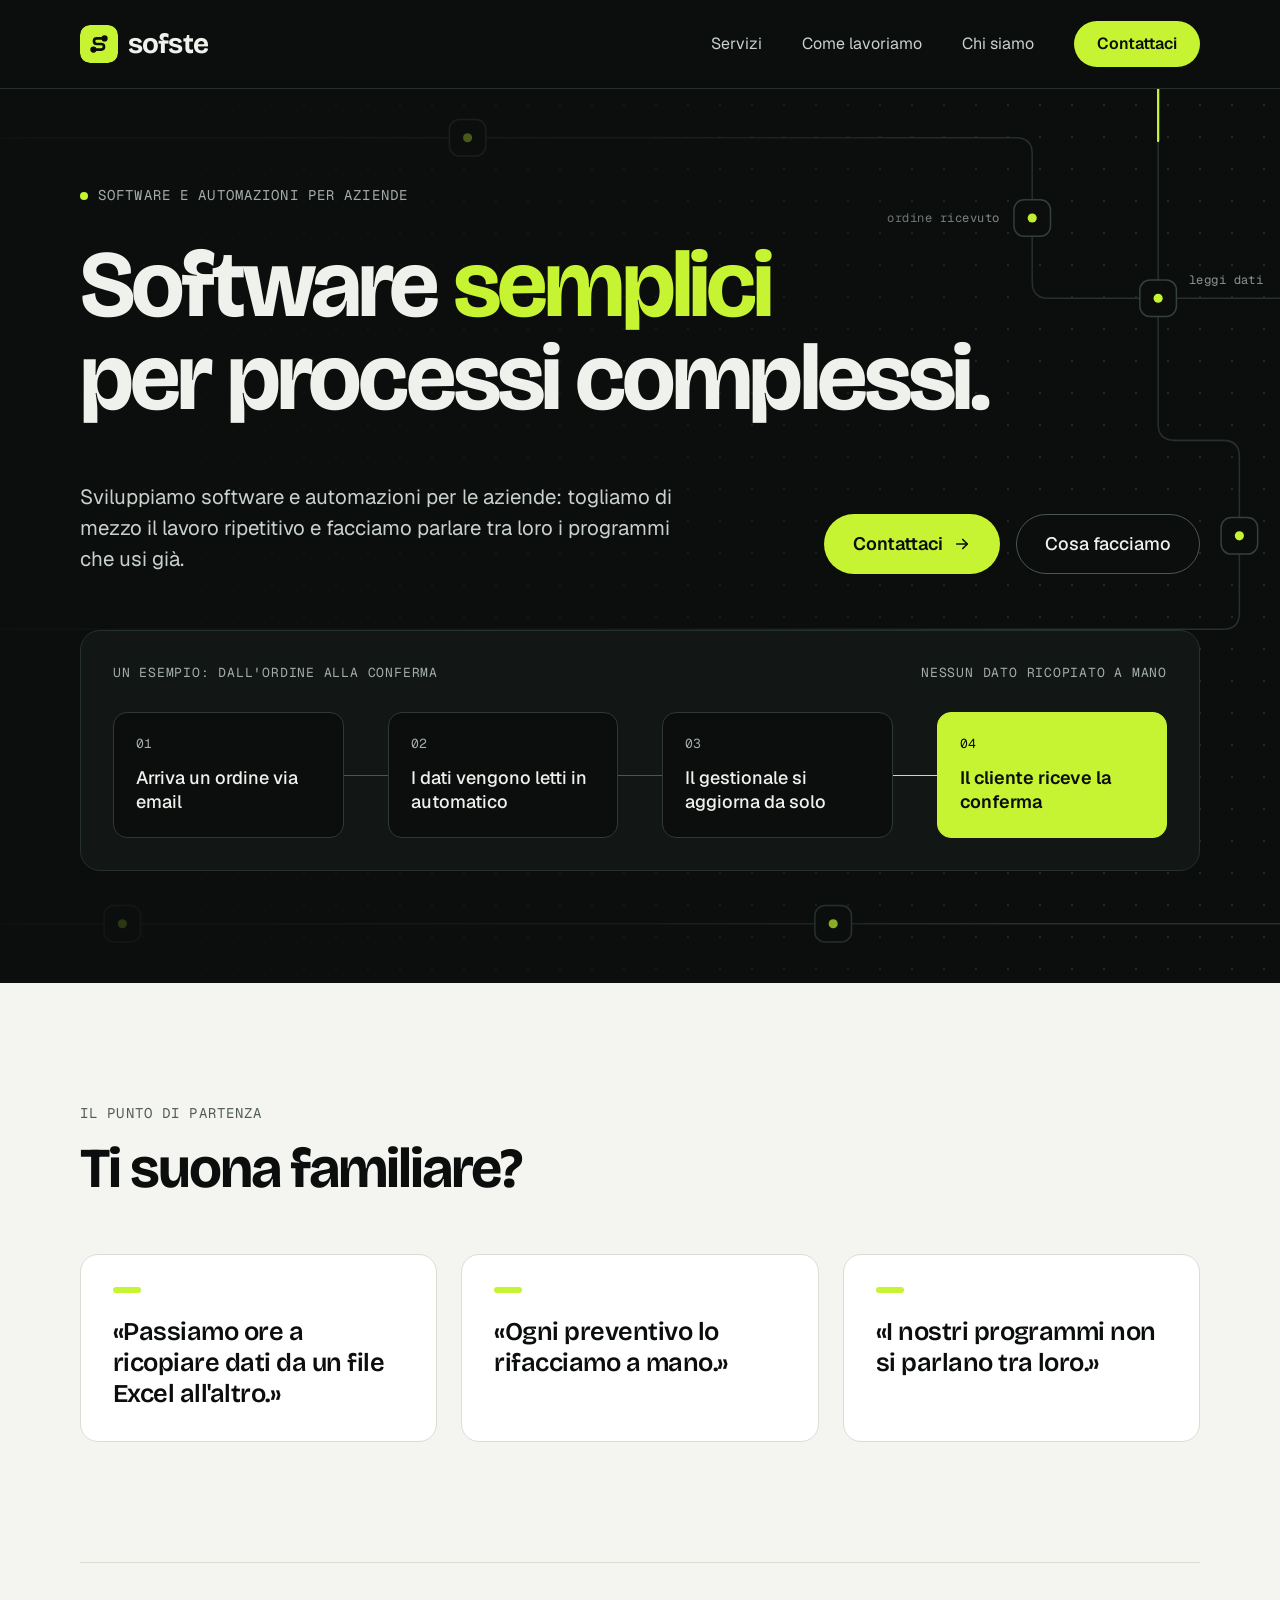
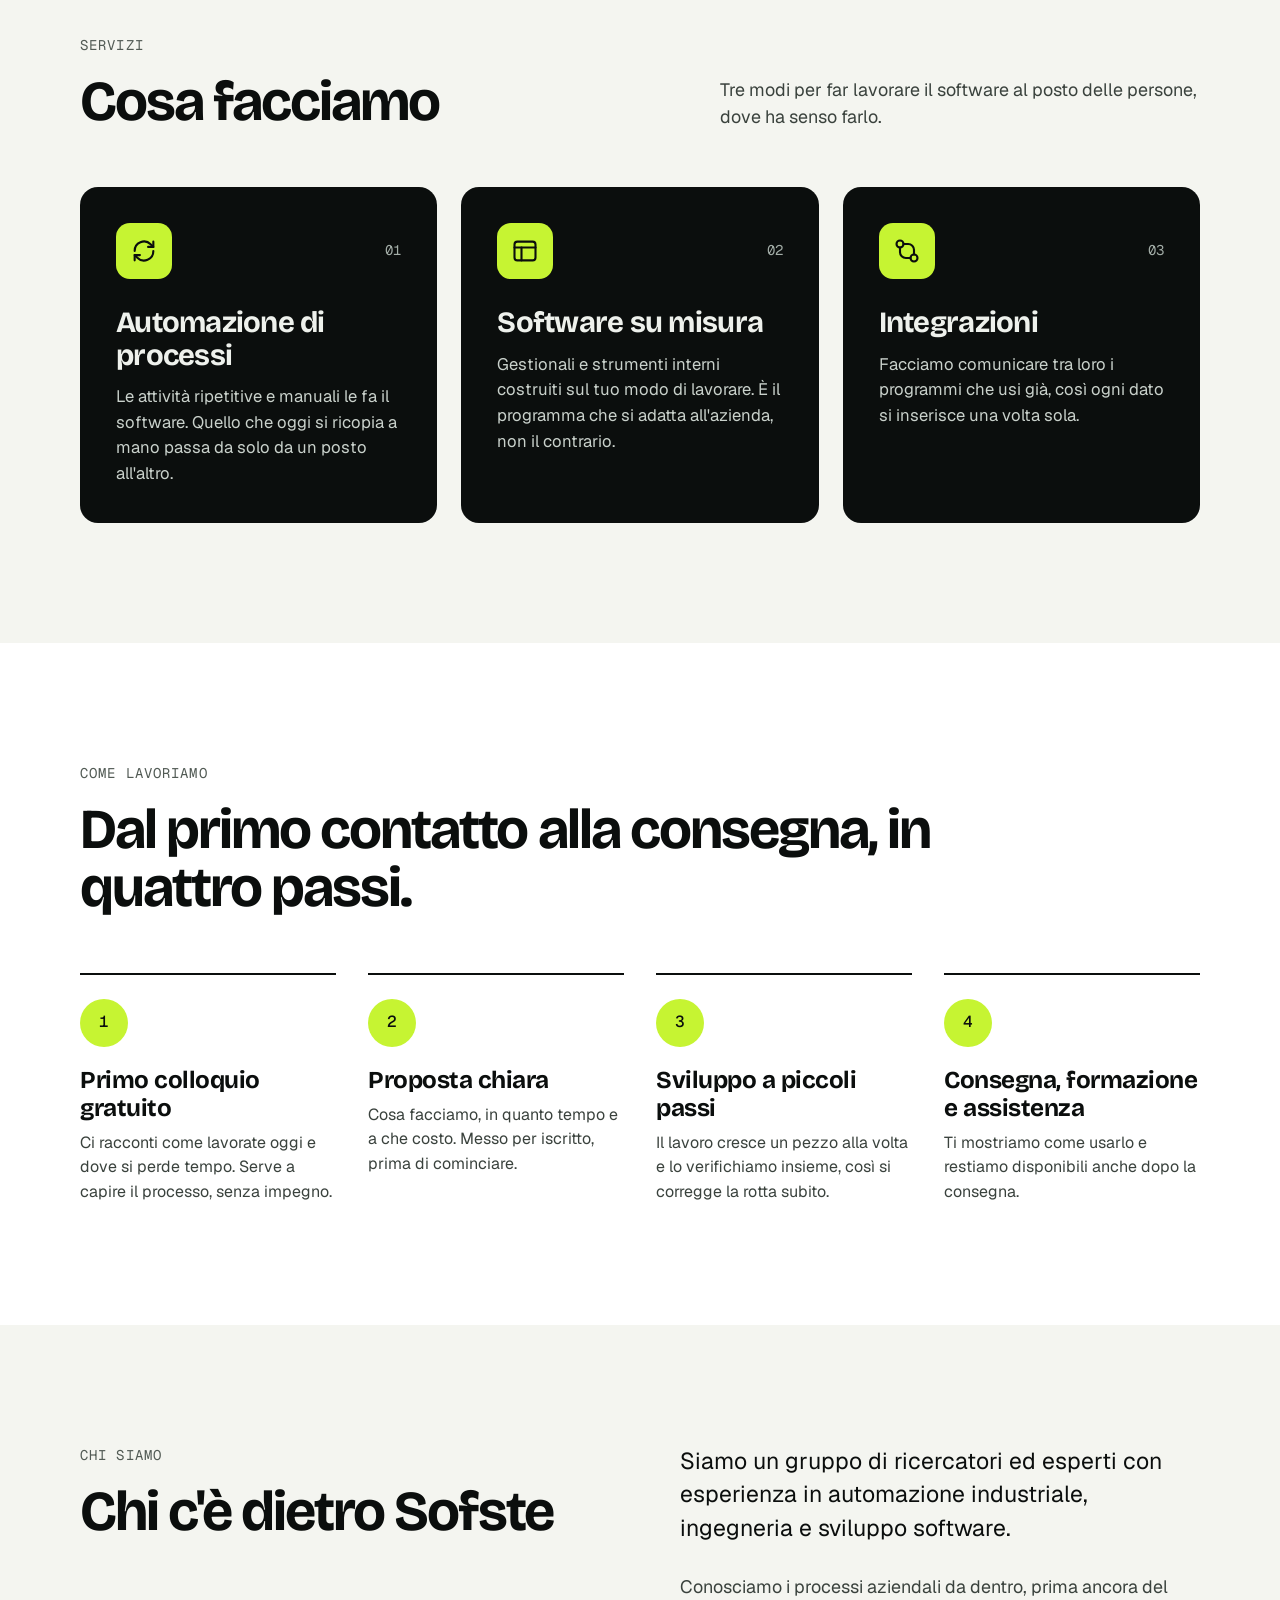
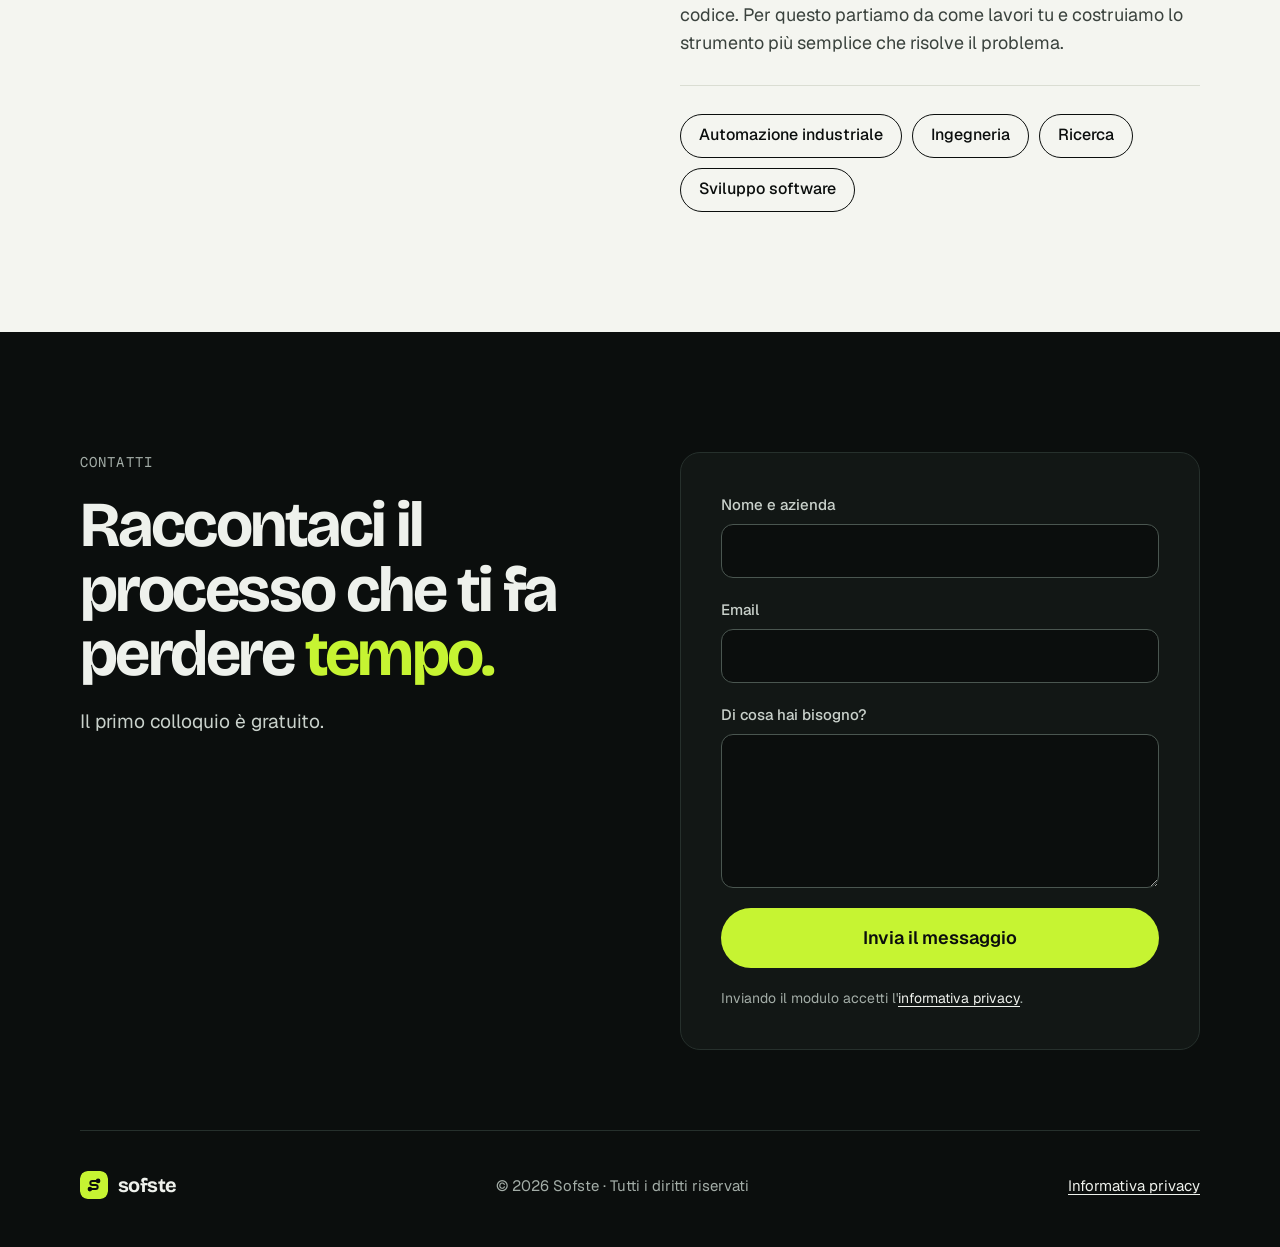
<file: index.html>
<!doctype html>
<html lang="it">
<head>
  <meta charset="utf-8">
  <meta name="viewport" content="width=device-width, initial-scale=1">
  <title>Sofste · Software semplici per processi complessi</title>
  <meta name="description" content="Sofste sviluppa software e automazioni per le aziende: meno lavoro ripetitivo, strumenti su misura e programmi che comunicano tra loro.">
  <meta name="theme-color" content="#0B0E0D">

  <meta property="og:type" content="website">
  <meta property="og:locale" content="it_IT">
  <meta property="og:site_name" content="Sofste">
  <meta property="og:title" content="Sofste · Software semplici per processi complessi">
  <meta property="og:description" content="Software e automazioni per le aziende: meno lavoro ripetitivo, strumenti su misura e programmi che comunicano tra loro.">
  <!-- TODO: aggiungere og:url e og:image quando il dominio è definito -->

  <link rel="icon" href="assets/img/favicon.svg" type="image/svg+xml">
  <link rel="preload" href="assets/fonts/bricolage-grotesque.woff2" as="font" type="font/woff2" crossorigin>
  <link rel="preload" href="assets/fonts/geist.woff2" as="font" type="font/woff2" crossorigin>
  <link rel="stylesheet" href="css/style.css">
  <script>document.documentElement.classList.add("js");</script>
</head>
<body>
  <a class="skip-link" href="#contenuto">Vai al contenuto</a>

  <header class="site-header on-dark">
    <div class="wrap site-header__inner">
      <a class="brand" href="#top" aria-label="Sofste, torna all'inizio">
        <img class="brand__mark" src="assets/img/logo-mark.svg" alt="" width="38" height="38">
        <span>sofste</span>
      </a>
      <button class="nav-toggle" type="button" aria-expanded="false" aria-controls="menu" aria-label="Apri il menu">
        <svg width="22" height="22" viewBox="0 0 24 24" fill="none" stroke="currentColor" stroke-width="2" stroke-linecap="round" aria-hidden="true"><path d="M4 8h16"/><path d="M4 16h16"/></svg>
      </button>
      <nav class="nav" id="menu" aria-label="Principale">
        <ul class="nav__list">
          <li><a href="#servizi">Servizi</a></li>
          <li><a href="#come-lavoriamo">Come lavoriamo</a></li>
          <li><a href="#chi-siamo">Chi siamo</a></li>
          <li><a class="btn btn--primary" href="#contatti">Contattaci</a></li>
        </ul>
      </nav>
    </div>
  </header>

  <main id="contenuto">
    <!-- Hero -->
    <section class="hero on-dark" id="top">
      <!-- Sfondo decorativo animato: griglia di punti, percorsi di workflow e nodi -->
      <div class="hero__bg" aria-hidden="true">
        <span class="hero__rail hero__rail--left"></span>
        <span class="hero__rail hero__rail--right"></span>
        <svg class="hero__net" viewBox="0 0 1440 880" preserveAspectRatio="xMaxYMin slice" fill="none" focusable="false">
          <g class="net-lines">
            <path d="M-20 48 H1180 Q1196 48 1196 64 V190 Q1196 206 1212 206 H1460"/>
            <path d="M1320 -20 V330 Q1320 346 1336 346 H1384 Q1400 346 1400 362 V516 Q1400 532 1384 532 H-20"/>
            <path d="M-20 822 H1460"/>
          </g>
          <g class="net-pulses">
            <path pathLength="1000" stroke-dasharray="45 955" style="--dur: 9s; --delay: 0s" d="M-20 48 H1180 Q1196 48 1196 64 V190 Q1196 206 1212 206 H1460"/>
            <path pathLength="1000" stroke-dasharray="45 955" style="--dur: 9s; --delay: -4.5s" d="M-20 48 H1180 Q1196 48 1196 64 V190 Q1196 206 1212 206 H1460"/>
            <path pathLength="1000" stroke-dasharray="35 965" style="--dur: 12s; --delay: -2s" d="M1320 -20 V330 Q1320 346 1336 346 H1384 Q1400 346 1400 362 V516 Q1400 532 1384 532 H-20"/>
            <path pathLength="1000" stroke-dasharray="35 965" style="--dur: 12s; --delay: -8s" d="M1320 -20 V330 Q1320 346 1336 346 H1384 Q1400 346 1400 362 V516 Q1400 532 1384 532 H-20"/>
            <path pathLength="1000" stroke-dasharray="50 950" style="--dur: 10s; --delay: -3s" d="M-20 822 H1460"/>
          </g>
          <g class="net-node" style="--dur: 4s; --delay: -1s">
            <rect x="622" y="30" width="36" height="36" rx="10"/>
            <circle class="net-dot" cx="640" cy="48" r="4.5"/>
          </g>
          <g class="net-node" style="--dur: 3.2s; --delay: 0s">
            <circle class="net-ring" cx="1196" cy="127" r="12"/>
            <rect x="1178" y="109" width="36" height="36" rx="10"/>
            <circle class="net-dot" cx="1196" cy="127" r="4.5"/>
            <text class="net-label" x="1164" y="131" text-anchor="end">ordine ricevuto</text>
          </g>
          <g class="net-node" style="--dur: 3.2s; --delay: -1.1s">
            <circle class="net-ring" cx="1320" cy="206" r="12"/>
            <rect x="1302" y="188" width="36" height="36" rx="10"/>
            <circle class="net-dot" cx="1320" cy="206" r="4.5"/>
            <text class="net-label" x="1350" y="192">leggi dati</text>
          </g>
          <g class="net-node" style="--dur: 3.2s; --delay: -2.2s">
            <circle class="net-ring" cx="1400" cy="440" r="12"/>
            <rect x="1382" y="422" width="36" height="36" rx="10"/>
            <circle class="net-dot" cx="1400" cy="440" r="4.5"/>
          </g>
          <g class="net-node" style="--dur: 4s; --delay: -0.5s">
            <rect x="282" y="804" width="36" height="36" rx="10"/>
            <circle class="net-dot" cx="300" cy="822" r="4.5"/>
          </g>
          <g class="net-node" style="--dur: 4s; --delay: -3s">
            <rect x="982" y="804" width="36" height="36" rx="10"/>
            <circle class="net-dot" cx="1000" cy="822" r="4.5"/>
          </g>
        </svg>
      </div>
      <div class="wrap hero__inner">
        <div class="hero__intro">
          <p class="eyebrow hero__eyebrow">Software e automazioni per aziende</p>
          <h1 class="hero__title"><span class="line">Software <span class="accent">semplici</span></span> <span class="line">per processi complessi.</span></h1>
        </div>
        <div class="hero__row">
          <p class="hero__lead">Sviluppiamo software e automazioni per le aziende: togliamo di mezzo il lavoro ripetitivo e facciamo parlare tra loro i programmi che usi già.</p>
          <div class="hero__actions">
            <a class="btn btn--primary" href="#contatti">
              Contattaci
              <svg width="18" height="18" viewBox="0 0 24 24" fill="none" stroke="currentColor" stroke-width="2.2" stroke-linecap="round" stroke-linejoin="round" aria-hidden="true"><path d="M5 12h14"/><path d="M13 6l6 6-6 6"/></svg>
            </a>
            <a class="btn btn--ghost" href="#servizi">Cosa facciamo</a>
          </div>
        </div>

        <div class="flow-card">
          <p class="flow-card__head">
            <span>Un esempio: dall'ordine alla conferma</span>
            <span>Nessun dato ricopiato a mano</span>
          </p>
          <ol class="flow">
            <li class="flow__step"><span class="flow__num">01</span> Arriva un ordine via email</li>
            <li class="flow__step"><span class="flow__num">02</span> I dati vengono letti in automatico</li>
            <li class="flow__step"><span class="flow__num">03</span> Il gestionale si aggiorna da solo</li>
            <li class="flow__step flow__step--done"><span class="flow__num">04</span> Il cliente riceve la conferma</li>
          </ol>
        </div>
      </div>
    </section>

    <!-- Problemi -->
    <section class="section section--paper">
      <div class="wrap section__inner">
        <div class="section-head">
          <p class="eyebrow">Il punto di partenza</p>
          <h2 class="title">Ti suona familiare?</h2>
        </div>
        <ul class="quotes">
          <li class="quote"><p>«Passiamo ore a ricopiare dati da un file Excel all'altro.»</p></li>
          <li class="quote"><p>«Ogni preventivo lo rifacciamo a mano.»</p></li>
          <li class="quote"><p>«I nostri programmi non si parlano tra loro.»</p></li>
        </ul>
      </div>
    </section>

    <!-- Servizi -->
    <section class="section section--paper services" id="servizi">
      <div class="wrap section__inner">
        <div class="services__head">
          <div class="section-head">
            <p class="eyebrow">Servizi</p>
            <h2 class="title">Cosa facciamo</h2>
          </div>
          <p class="services__lead">Tre modi per far lavorare il software al posto delle persone, dove ha senso farlo.</p>
        </div>
        <div class="cards">
          <article class="card">
            <div class="card__top">
              <span class="card__icon">
                <svg viewBox="0 0 24 24" fill="none" stroke="currentColor" stroke-width="1.8" stroke-linecap="round" stroke-linejoin="round" aria-hidden="true"><path d="M4 12a8 8 0 0 1 13.7-5.7L20 8.5"/><path d="M20 4v4.5h-4.5"/><path d="M20 12a8 8 0 0 1-13.7 5.7L4 15.5"/><path d="M4 20v-4.5h4.5"/></svg>
              </span>
              <span>01</span>
            </div>
            <div class="card__body">
              <h3>Automazione di processi</h3>
              <p>Le attività ripetitive e manuali le fa il software. Quello che oggi si ricopia a mano passa da solo da un posto all'altro.</p>
            </div>
          </article>
          <article class="card">
            <div class="card__top">
              <span class="card__icon">
                <svg viewBox="0 0 24 24" fill="none" stroke="currentColor" stroke-width="1.8" stroke-linecap="round" stroke-linejoin="round" aria-hidden="true"><rect x="3" y="4" width="18" height="16" rx="2.5"/><path d="M3 9h18"/><path d="M9 9v11"/></svg>
              </span>
              <span>02</span>
            </div>
            <div class="card__body">
              <h3>Software su misura</h3>
              <p>Gestionali e strumenti interni costruiti sul tuo modo di lavorare. È il programma che si adatta all'azienda, non il contrario.</p>
            </div>
          </article>
          <article class="card">
            <div class="card__top">
              <span class="card__icon">
                <svg viewBox="0 0 24 24" fill="none" stroke="currentColor" stroke-width="1.8" stroke-linecap="round" stroke-linejoin="round" aria-hidden="true"><circle cx="6" cy="6" r="3"/><circle cx="18" cy="18" r="3"/><path d="M9 6h4a5 5 0 0 1 5 5v4"/><path d="M15 18h-4a5 5 0 0 1-5-5V9"/></svg>
              </span>
              <span>03</span>
            </div>
            <div class="card__body">
              <h3>Integrazioni</h3>
              <p>Facciamo comunicare tra loro i programmi che usi già, così ogni dato si inserisce una volta sola.</p>
            </div>
          </article>
        </div>
      </div>
    </section>

    <!-- Come lavoriamo -->
    <section class="section section--white how" id="come-lavoriamo">
      <div class="wrap section__inner">
        <div class="section-head">
          <p class="eyebrow">Come lavoriamo</p>
          <h2 class="title">Dal primo contatto alla consegna, in quattro passi.</h2>
        </div>
        <ol class="steps">
          <li class="step">
            <span class="step__num" aria-hidden="true">1</span>
            <div class="step__body">
              <h3>Primo colloquio gratuito</h3>
              <p>Ci racconti come lavorate oggi e dove si perde tempo. Serve a capire il processo, senza impegno.</p>
            </div>
          </li>
          <li class="step">
            <span class="step__num" aria-hidden="true">2</span>
            <div class="step__body">
              <h3>Proposta chiara</h3>
              <p>Cosa facciamo, in quanto tempo e a che costo. Messo per iscritto, prima di cominciare.</p>
            </div>
          </li>
          <li class="step">
            <span class="step__num" aria-hidden="true">3</span>
            <div class="step__body">
              <h3>Sviluppo a piccoli passi</h3>
              <p>Il lavoro cresce un pezzo alla volta e lo verifichiamo insieme, così si corregge la rotta subito.</p>
            </div>
          </li>
          <li class="step">
            <span class="step__num" aria-hidden="true">4</span>
            <div class="step__body">
              <h3>Consegna, formazione e assistenza</h3>
              <p>Ti mostriamo come usarlo e restiamo disponibili anche dopo la consegna.</p>
            </div>
          </li>
        </ol>
      </div>
    </section>

    <!-- Chi siamo -->
    <section class="section section--paper" id="chi-siamo">
      <div class="wrap about__inner">
        <div class="section-head">
          <p class="eyebrow">Chi siamo</p>
          <h2 class="title">Chi c'è dietro Sofste</h2>
        </div>
        <div class="about__text">
          <p class="about__lead">Siamo un gruppo di ricercatori ed esperti con esperienza in automazione industriale, ingegneria e sviluppo software.</p>
          <p class="about__more">Conosciamo i processi aziendali da dentro, prima ancora del codice. Per questo partiamo da come lavori tu e costruiamo lo strumento più semplice che risolve il problema.</p>
          <ul class="tags" aria-label="Competenze">
            <li>Automazione industriale</li>
            <li>Ingegneria</li>
            <li>Ricerca</li>
            <li>Sviluppo software</li>
          </ul>
        </div>
      </div>
    </section>

    <!-- Contatti -->
    <section class="contact on-dark" id="contatti">
      <div class="wrap">
        <div class="contact__grid">
          <div class="contact__intro">
            <p class="eyebrow">Contatti</p>
            <h2 class="contact__title">Raccontaci il processo che ti fa perdere <span class="accent">tempo.</span></h2>
            <p class="contact__lead">Il primo colloquio è gratuito.</p>
          </div>

          <!-- Modulo gestito da Netlify Forms: i messaggi arrivano nel pannello Netlify -->
          <form class="form" id="contact-form" name="contatto" method="post" action="/" data-netlify="true" netlify-honeypot="sito-web">
            <input type="hidden" name="form-name" value="contatto">
            <div class="field">
              <label for="nome">Nome e azienda</label>
              <input id="nome" name="nome" type="text" autocomplete="name" required>
            </div>
            <div class="field">
              <label for="email">Email</label>
              <input id="email" name="email" type="email" autocomplete="email" required>
            </div>
            <div class="field">
              <label for="messaggio">Di cosa hai bisogno?</label>
              <textarea id="messaggio" name="messaggio" rows="5" required></textarea>
            </div>
            <div class="field field--trap" aria-hidden="true">
              <label for="sito">Lascia vuoto questo campo</label>
              <input id="sito" name="sito-web" type="text" tabindex="-1" autocomplete="off">
            </div>
            <button class="btn btn--primary" type="submit">Invia il messaggio</button>
            <p class="form__status" role="status" aria-live="polite"></p>
            <p class="form__note">Inviando il modulo accetti l'<a href="privacy.html">informativa privacy</a>.</p>
          </form>
        </div>

        <footer class="site-footer">
          <span class="brand brand--small">
            <img class="brand__mark" src="assets/img/logo-mark.svg" alt="" width="28" height="28">
            <span>sofste</span>
          </span>
          <span>© 2026 Sofste · Tutti i diritti riservati</span>
          <a href="privacy.html">Informativa privacy</a>
        </footer>
      </div>
    </section>
  </main>

  <script src="js/main.js"></script>
</body>
</html>
</file>
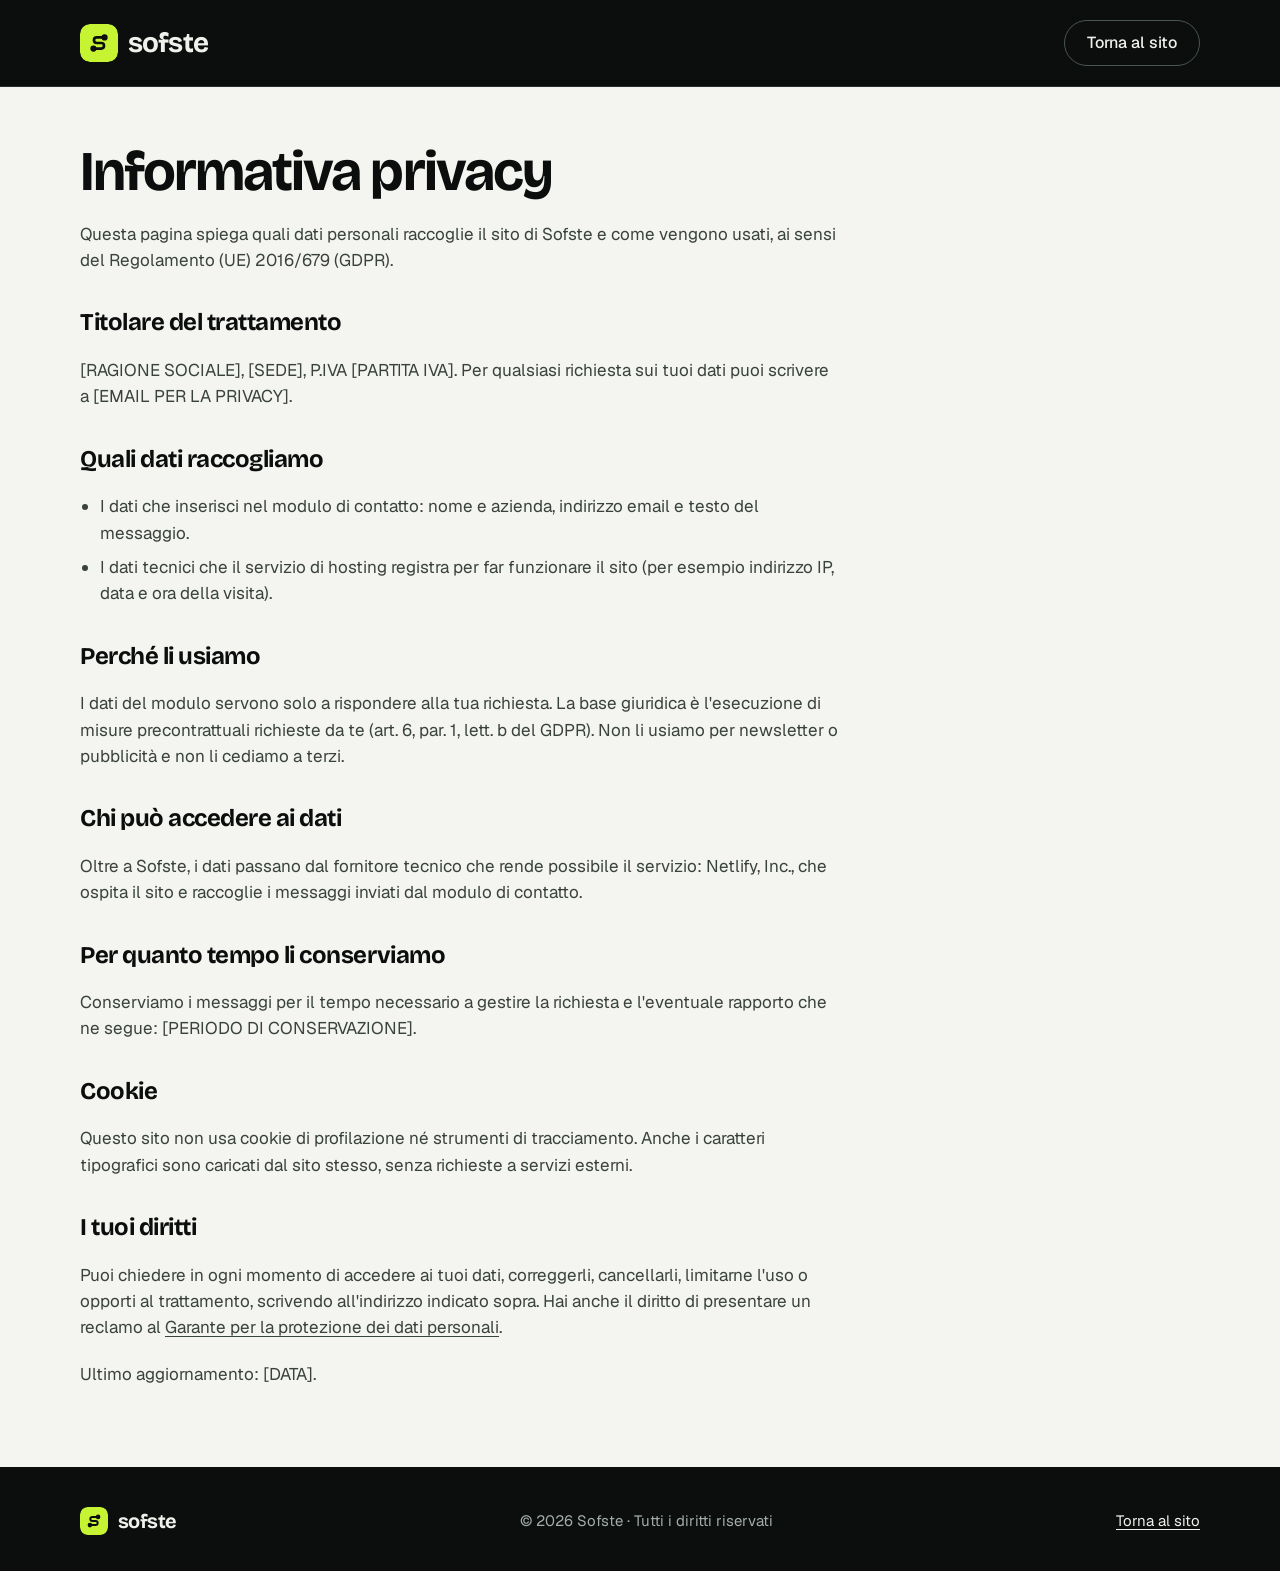
<file: privacy.html>
<!doctype html>
<html lang="it">
<head>
  <meta charset="utf-8">
  <meta name="viewport" content="width=device-width, initial-scale=1">
  <title>Informativa privacy · Sofste</title>
  <meta name="description" content="Come Sofste tratta i dati personali di chi visita il sito e usa il modulo di contatto.">
  <meta name="theme-color" content="#0B0E0D">
  <link rel="icon" href="assets/img/favicon.svg" type="image/svg+xml">
  <link rel="stylesheet" href="css/style.css">
</head>
<body>
  <a class="skip-link" href="#contenuto">Vai al contenuto</a>

  <header class="site-header on-dark">
    <div class="wrap site-header__inner">
      <a class="brand" href="index.html" aria-label="Sofste, torna alla pagina principale">
        <img class="brand__mark" src="assets/img/logo-mark.svg" alt="" width="38" height="38">
        <span>sofste</span>
      </a>
      <a class="btn btn--ghost" href="index.html" style="min-height: 46px; padding: 0 22px; font-size: 1rem">Torna al sito</a>
    </div>
  </header>

  <!-- BOZZA: completare i campi tra parentesi quadre e far verificare il testo prima della pubblicazione -->
  <main class="legal" id="contenuto">
    <div class="wrap">
      <div class="legal__inner">
        <h1>Informativa privacy</h1>
        <p>Questa pagina spiega quali dati personali raccoglie il sito di Sofste e come vengono usati, ai sensi del Regolamento (UE) 2016/679 (GDPR).</p>

        <h2>Titolare del trattamento</h2>
        <p>[RAGIONE SOCIALE], [SEDE], P.IVA [PARTITA IVA]. Per qualsiasi richiesta sui tuoi dati puoi scrivere a [EMAIL PER LA PRIVACY].</p>

        <h2>Quali dati raccogliamo</h2>
        <ul>
          <li>I dati che inserisci nel modulo di contatto: nome e azienda, indirizzo email e testo del messaggio.</li>
          <li>I dati tecnici che il servizio di hosting registra per far funzionare il sito (per esempio indirizzo IP, data e ora della visita).</li>
        </ul>

        <h2>Perché li usiamo</h2>
        <p>I dati del modulo servono solo a rispondere alla tua richiesta. La base giuridica è l'esecuzione di misure precontrattuali richieste da te (art. 6, par. 1, lett. b del GDPR). Non li usiamo per newsletter o pubblicità e non li cediamo a terzi.</p>

        <h2>Chi può accedere ai dati</h2>
        <p>Oltre a Sofste, i dati passano dal fornitore tecnico che rende possibile il servizio: Netlify, Inc., che ospita il sito e raccoglie i messaggi inviati dal modulo di contatto.</p>

        <h2>Per quanto tempo li conserviamo</h2>
        <p>Conserviamo i messaggi per il tempo necessario a gestire la richiesta e l'eventuale rapporto che ne segue: [PERIODO DI CONSERVAZIONE].</p>

        <h2>Cookie</h2>
        <p>Questo sito non usa cookie di profilazione né strumenti di tracciamento. Anche i caratteri tipografici sono caricati dal sito stesso, senza richieste a servizi esterni.</p>

        <h2>I tuoi diritti</h2>
        <p>Puoi chiedere in ogni momento di accedere ai tuoi dati, correggerli, cancellarli, limitarne l'uso o opporti al trattamento, scrivendo all'indirizzo indicato sopra. Hai anche il diritto di presentare un reclamo al <a href="https://www.garanteprivacy.it" rel="noopener">Garante per la protezione dei dati personali</a>.</p>

        <p>Ultimo aggiornamento: [DATA].</p>
      </div>
    </div>
  </main>

  <div class="on-dark legal-footer">
    <div class="wrap">
      <footer class="site-footer">
        <span class="brand brand--small">
          <img class="brand__mark" src="assets/img/logo-mark.svg" alt="" width="28" height="28">
          <span>sofste</span>
        </span>
        <span>© 2026 Sofste · Tutti i diritti riservati</span>
        <a href="index.html">Torna al sito</a>
      </footer>
    </div>
  </div>
</body>
</html>
</file>
<file: css/style.css>
/* Sofste — foglio di stile unico, mobile-first */

/* ---------- Font (in locale, nessuna richiesta a servizi esterni) ---------- */
@font-face {
  font-family: "Bricolage Grotesque";
  src: url("../assets/fonts/bricolage-grotesque.woff2") format("woff2");
  font-weight: 400 800;
  font-stretch: 100%;
  font-style: normal;
  font-display: swap;
}
@font-face {
  font-family: "Geist";
  src: url("../assets/fonts/geist.woff2") format("woff2");
  font-weight: 400 600;
  font-style: normal;
  font-display: swap;
}
@font-face {
  font-family: "Geist Mono";
  src: url("../assets/fonts/geist-mono.woff2") format("woff2");
  font-weight: 400 500;
  font-style: normal;
  font-display: swap;
}

/* ---------- Variabili ---------- */
:root {
  --accent: #c6f432;
  --ink: #0b0e0d;
  --panel: #121715;
  --line-dark: #26302c;
  --line-dark-strong: #4a5650;
  --text-light: #eef1ec;
  --text-light-soft: #c9d1cb;
  --muted-dark: #a3ada7;
  --paper: #f4f5f0;
  --white: #ffffff;
  --line-light: #daddd3;
  --text-soft: #3a423d;
  --muted-light: #525b55;

  --font-display: "Bricolage Grotesque", "Geist", system-ui, -apple-system, "Segoe UI", sans-serif;
  --font-body: "Geist", system-ui, -apple-system, "Segoe UI", Roboto, sans-serif;
  --font-mono: "Geist Mono", ui-monospace, "Cascadia Mono", Consolas, monospace;

  --gutter: 20px;
  --section: 64px;
}

/* ---------- Base ---------- */
*,
*::before,
*::after {
  box-sizing: border-box;
}

html {
  scroll-behavior: smooth;
  scroll-padding-top: 80px;
  -webkit-text-size-adjust: 100%;
}

body {
  margin: 0;
  background: var(--ink);
  color: var(--text-light);
  font-family: var(--font-body);
  font-size: 1rem;
  line-height: 1.55;
  -webkit-font-smoothing: antialiased;
}

h1,
h2,
h3,
p,
ol,
ul {
  margin: 0;
}

ol,
ul {
  padding: 0;
  list-style: none;
}

a {
  color: inherit;
  text-decoration: none;
}

svg {
  display: block;
}

:focus-visible {
  outline: 2px solid currentColor;
  outline-offset: 3px;
}

.wrap {
  width: min(100% - 2 * var(--gutter), 1280px);
  margin-inline: auto;
}

.skip-link {
  position: absolute;
  left: var(--gutter);
  top: -100px;
  z-index: 20;
  padding: 12px 18px;
  border-radius: 999px;
  background: var(--accent);
  color: var(--ink);
  font-weight: 600;
}
.skip-link:focus {
  top: 12px;
}

/* ---------- Elementi ricorrenti ---------- */
.eyebrow {
  font-family: var(--font-mono);
  font-size: 0.75rem;
  letter-spacing: 0.08em;
  text-transform: uppercase;
  color: var(--muted-light);
}
.on-dark .eyebrow {
  color: var(--muted-dark);
}

.title {
  font-family: var(--font-display);
  font-size: clamp(2.375rem, 4.4vw, 3.75rem);
  line-height: 1.03;
  font-weight: 700;
  letter-spacing: -0.035em;
}

.section-head {
  display: flex;
  flex-direction: column;
  gap: 12px;
}

.btn {
  display: inline-flex;
  align-items: center;
  justify-content: center;
  gap: 10px;
  min-height: 56px;
  padding: 0 28px;
  border: 1px solid transparent;
  border-radius: 999px;
  font-family: inherit;
  font-size: 1.0625rem;
  font-weight: 600;
  cursor: pointer;
  transition: transform 0.15s ease, background-color 0.15s ease, border-color 0.15s ease;
}
.btn--primary {
  background: var(--accent);
  color: var(--ink);
}
.btn--primary:hover {
  background: #d4fa55;
}
.btn--ghost {
  border-color: var(--line-dark-strong);
  color: var(--text-light);
  font-weight: 500;
}
.btn--ghost:hover {
  border-color: var(--text-light);
}
.btn:active {
  transform: translateY(1px);
}

.brand {
  display: inline-flex;
  align-items: center;
  gap: 8px;
  min-height: 44px;
  font-family: var(--font-display);
  font-size: 1.5rem;
  font-weight: 700;
  letter-spacing: -0.03em;
  line-height: 1;
  color: var(--text-light);
}
.brand__mark {
  width: 32px;
  height: 32px;
  border-radius: 9px;
}
.brand--small {
  font-size: 1.25rem;
}
.brand--small .brand__mark {
  width: 28px;
  height: 28px;
  border-radius: 8px;
}

/* ---------- Header ---------- */
.site-header {
  position: sticky;
  top: 0;
  z-index: 10;
  background: var(--ink);
  border-bottom: 1px solid var(--line-dark);
}
.site-header__inner {
  display: flex;
  flex-wrap: wrap;
  align-items: center;
  justify-content: space-between;
  gap: 0 24px;
  padding-block: 12px;
}

.nav-toggle {
  display: none;
  align-items: center;
  justify-content: center;
  width: 44px;
  height: 44px;
  padding: 0;
  border: 1px solid var(--line-dark-strong);
  border-radius: 12px;
  background: transparent;
  color: var(--text-light);
  cursor: pointer;
}
.js .nav-toggle {
  display: flex;
}

.nav {
  width: 100%;
}
.js .nav {
  display: none;
}
.js .nav.is-open {
  display: block;
}
.nav__list {
  display: flex;
  flex-direction: column;
  padding-block: 12px 8px;
  font-size: 1.0625rem;
  color: var(--text-light-soft);
}
.nav__list a:not(.btn) {
  display: flex;
  align-items: center;
  min-height: 48px;
  border-top: 1px solid var(--line-dark);
}
.nav__list a:not(.btn):hover {
  color: var(--text-light);
}
.nav__list .btn {
  width: 100%;
  min-height: 48px;
  margin-top: 12px;
  font-size: 1rem;
}

/* ---------- Hero ---------- */
.hero {
  position: relative;
  overflow: hidden;
  padding-block: 48px var(--section);
}

/* Sfondo animato: griglia di punti che scorre, più binari (mobile) o rete di workflow (desktop) */
.hero__bg {
  position: absolute;
  inset: 0;
  pointer-events: none;
  background-image: radial-gradient(#1f2823 1.2px, transparent 1.2px);
  background-size: 32px 32px;
  animation: hero-grid 6s linear infinite;
}
.hero__rail {
  position: absolute;
  top: 0;
  bottom: 0;
  width: 1px;
  background: var(--line-dark);
}
.hero__rail--left {
  left: calc(var(--gutter) / 2);
}
.hero__rail--right {
  right: calc(var(--gutter) / 2);
}
.hero__rail::after {
  content: "";
  position: absolute;
  left: -0.5px;
  width: 2px;
  height: 56px;
  border-radius: 2px;
  background: var(--accent);
  animation: hero-rail 7s linear infinite;
}
.hero__rail--right::after {
  animation-duration: 9s;
  animation-delay: -4s;
  animation-direction: reverse;
}
.hero__net {
  display: none;
  position: absolute;
  inset: 0;
  width: 100%;
  height: 100%;
  color: var(--accent);
}
.net-lines path {
  stroke: var(--line-dark);
  stroke-width: 1.5;
}
.net-pulses path {
  stroke: currentColor;
  stroke-width: 2;
  stroke-linecap: round;
  animation: hero-flow var(--dur, 9s) linear var(--delay, 0s) infinite;
}
.net-node rect {
  fill: var(--ink);
  stroke: #34403a;
  stroke-width: 1.5;
}
.net-dot {
  fill: currentColor;
  animation: hero-blink var(--dur, 4s) ease-in-out var(--delay, 0s) infinite;
}
.net-ring {
  stroke: currentColor;
  stroke-width: 1.5;
  transform-box: fill-box;
  transform-origin: center;
  animation: hero-ring var(--dur, 3.2s) ease-out var(--delay, 0s) infinite;
}
.net-label {
  fill: #8a958f;
  font-family: var(--font-mono);
  font-size: 12px;
  letter-spacing: 0.04em;
}

@keyframes hero-grid {
  to {
    background-position: 32px 32px;
  }
}
@keyframes hero-rail {
  from {
    top: -56px;
  }
  to {
    top: 100%;
  }
}
@keyframes hero-flow {
  from {
    stroke-dashoffset: 1000;
  }
  to {
    stroke-dashoffset: 0;
  }
}
@keyframes hero-blink {
  0%,
  100% {
    opacity: 0.25;
  }
  50% {
    opacity: 1;
  }
}
@keyframes hero-ring {
  0% {
    transform: scale(0.6);
    opacity: 0.7;
  }
  100% {
    transform: scale(2.6);
    opacity: 0;
  }
}

.hero .btn--ghost {
  background: var(--ink);
}
.hero__inner {
  position: relative;
  z-index: 1;
  display: flex;
  flex-direction: column;
  gap: 32px;
}
.hero__intro {
  display: flex;
  flex-direction: column;
  gap: 20px;
}
.hero__eyebrow {
  display: flex;
  align-items: center;
  gap: 10px;
}
.hero__eyebrow::before {
  content: "";
  width: 8px;
  height: 8px;
  flex-shrink: 0;
  border-radius: 999px;
  background: var(--accent);
}
.hero__title {
  font-family: var(--font-display);
  font-size: clamp(3rem, 7.4vw, 6.5rem);
  line-height: 0.99;
  font-weight: 700;
  letter-spacing: -0.04em;
}
.accent {
  color: var(--accent);
}
.hero__row {
  display: flex;
  flex-direction: column;
  gap: 32px;
}
.hero__lead {
  max-width: 620px;
  font-size: clamp(1.125rem, 1.6vw, 1.375rem);
  line-height: 1.5;
  color: var(--text-light-soft);
}
.hero__actions {
  display: flex;
  flex-direction: column;
  gap: 12px;
}

/* Schema di esempio: quattro passaggi collegati */
.flow-card {
  display: flex;
  flex-direction: column;
  gap: 20px;
  padding: 20px;
  border: 1px solid var(--line-dark);
  border-radius: 18px;
  background: var(--panel);
}
.flow-card__head {
  display: flex;
  flex-wrap: wrap;
  justify-content: space-between;
  gap: 6px 24px;
  font-family: var(--font-mono);
  font-size: 0.75rem;
  letter-spacing: 0.06em;
  text-transform: uppercase;
  color: var(--muted-dark);
}
.flow {
  display: flex;
  flex-direction: column;
  gap: 16px;
}
.flow__step {
  position: relative;
  display: flex;
  align-items: center;
  gap: 14px;
  padding: 16px;
  border: 1px solid #2e3934;
  border-radius: 12px;
  background: var(--ink);
  font-size: 1rem;
  line-height: 1.35;
  font-weight: 500;
}
.flow__step + .flow__step::before {
  content: "";
  position: absolute;
  left: 24px;
  top: -17px;
  width: 1px;
  height: 16px;
  background: var(--line-dark-strong);
}
.flow__num {
  font-family: var(--font-mono);
  font-size: 0.75rem;
  font-weight: 400;
  color: var(--muted-dark);
}
.flow__step--done {
  border-color: var(--accent);
  background: var(--accent);
  color: var(--ink);
  font-weight: 600;
}
.flow__step--done .flow__num {
  color: var(--ink);
}
.flow__step--done::before {
  background: var(--accent) !important;
}

/* ---------- Sezioni chiare ---------- */
.section {
  padding-block: var(--section);
}
.section--paper {
  background: var(--paper);
  color: var(--ink);
}
.section--white {
  background: var(--white);
  color: var(--ink);
}
.section__inner {
  display: flex;
  flex-direction: column;
  gap: 28px;
}

/* Problemi */
.quotes {
  display: grid;
  gap: 12px;
}
.quote {
  display: flex;
  flex-direction: column;
  gap: 16px;
  padding: 22px;
  border: 1px solid var(--line-light);
  border-radius: 16px;
  background: var(--white);
}
.quote::before {
  content: "";
  width: 24px;
  height: 6px;
  border-radius: 999px;
  background: var(--accent);
}
.quote p {
  font-family: var(--font-display);
  font-size: clamp(1.375rem, 2vw, 1.75rem);
  line-height: 1.2;
  font-weight: 600;
  letter-spacing: -0.02em;
}

/* Servizi */
.services {
  padding-top: 0;
}
.services .section__inner {
  padding-top: 48px;
  border-top: 1px solid var(--line-light);
}
.services__head {
  display: flex;
  flex-direction: column;
  gap: 12px;
}
.services__lead {
  max-width: 480px;
  font-size: clamp(1.0625rem, 1.4vw, 1.1875rem);
  line-height: 1.5;
  color: var(--text-soft);
}
.cards {
  display: grid;
  gap: 12px;
}
.card {
  display: flex;
  flex-direction: column;
  gap: 20px;
  padding: 24px;
  border-radius: 16px;
  background: var(--ink);
  color: var(--text-light);
}
.card__top {
  display: flex;
  align-items: center;
  justify-content: space-between;
  font-family: var(--font-mono);
  font-size: 0.8125rem;
  color: var(--muted-dark);
}
.card__icon {
  display: flex;
  align-items: center;
  justify-content: center;
  width: 48px;
  height: 48px;
  border-radius: 12px;
  background: var(--accent);
  color: var(--ink);
}
.card__icon svg {
  width: 24px;
  height: 24px;
}
.card__body {
  display: flex;
  flex-direction: column;
  gap: 10px;
}
.card h3 {
  font-family: var(--font-display);
  font-size: clamp(1.625rem, 2.3vw, 2rem);
  line-height: 1.1;
  font-weight: 700;
  letter-spacing: -0.025em;
}
.card p {
  font-size: clamp(1rem, 1.3vw, 1.125rem);
  color: var(--text-light-soft);
}

/* Come lavoriamo */
.steps {
  display: grid;
}
.step {
  display: flex;
  gap: 16px;
  padding-block: 22px;
  border-top: 1px solid var(--line-light);
}
.step:first-child {
  border-top: 2px solid var(--ink);
}
.step__num {
  display: flex;
  align-items: center;
  justify-content: center;
  width: 40px;
  height: 40px;
  flex-shrink: 0;
  border-radius: 999px;
  background: var(--accent);
  font-family: var(--font-mono);
  font-size: 0.9375rem;
  font-weight: 500;
}
.step__body {
  display: flex;
  flex-direction: column;
  gap: 8px;
}
.step h3 {
  font-family: var(--font-display);
  font-size: clamp(1.375rem, 1.9vw, 1.625rem);
  line-height: 1.15;
  font-weight: 700;
  letter-spacing: -0.02em;
}
.step p {
  font-size: clamp(1rem, 1.2vw, 1.0625rem);
  color: var(--text-soft);
}

/* Chi siamo */
.about__inner {
  display: grid;
  gap: 24px;
}
.about__text {
  display: flex;
  flex-direction: column;
  gap: 24px;
}
.about__lead {
  font-size: clamp(1.25rem, 1.8vw, 1.5rem);
  line-height: 1.45;
}
.about__more {
  font-size: clamp(1.0625rem, 1.4vw, 1.1875rem);
  color: var(--text-soft);
}
.tags {
  display: flex;
  flex-wrap: wrap;
  gap: 8px;
  padding-top: 22px;
  border-top: 1px solid var(--line-light);
}
.tags li {
  display: flex;
  align-items: center;
  min-height: 40px;
  padding: 0 14px;
  border: 1px solid var(--ink);
  border-radius: 999px;
  font-size: 0.9375rem;
  font-weight: 500;
}

/* ---------- Contatti ---------- */
.contact {
  padding-block: var(--section) 28px;
}
.contact__grid {
  display: grid;
  gap: 36px;
}
.contact__intro {
  display: flex;
  flex-direction: column;
  gap: 14px;
}
.contact__title {
  font-family: var(--font-display);
  font-size: clamp(2.5rem, 5vw, 4.25rem);
  line-height: 1.01;
  font-weight: 700;
  letter-spacing: -0.04em;
}
.contact__lead {
  font-size: clamp(1.0625rem, 1.5vw, 1.25rem);
  color: var(--text-light-soft);
}

.form {
  display: flex;
  flex-direction: column;
  gap: 16px;
  padding: 22px;
  border: 1px solid var(--line-dark);
  border-radius: 18px;
  background: var(--panel);
}
.field {
  display: flex;
  flex-direction: column;
  gap: 8px;
}
.field label {
  font-size: 0.9375rem;
  font-weight: 500;
  color: var(--text-light-soft);
}
.field input,
.field textarea {
  width: 100%;
  padding: 0 14px;
  border: 1px solid var(--line-dark-strong);
  border-radius: 12px;
  background: var(--ink);
  color: var(--text-light);
  font-family: inherit;
  font-size: 1rem;
}
.field input {
  height: 52px;
}
.field textarea {
  min-height: 132px;
  padding-block: 12px;
  line-height: 1.5;
  resize: vertical;
}
.field input:focus-visible,
.field textarea:focus-visible {
  outline: 2px solid var(--accent);
  outline-offset: 1px;
  border-color: var(--accent);
}
/* Campo trappola per i bot: nascosto alle persone */
.field--trap {
  position: absolute;
  left: -9999px;
}
.form .btn {
  width: 100%;
}
.form__status {
  font-size: 0.9375rem;
  font-weight: 500;
  color: var(--accent);
}
.form__status:empty {
  display: none;
}
.form__status.is-error {
  color: #ffb4a8;
}
.form__note {
  font-size: 0.875rem;
  color: var(--muted-dark);
}
.form__note a,
.site-footer a {
  color: var(--text-light);
  text-decoration: underline;
  text-underline-offset: 3px;
}

/* ---------- Footer ---------- */
.site-footer {
  display: flex;
  flex-direction: column;
  gap: 12px;
  margin-top: var(--section);
  padding-top: 24px;
  border-top: 1px solid var(--line-dark);
  font-size: 0.875rem;
  color: var(--muted-dark);
}
.site-footer a {
  display: inline-flex;
  align-items: center;
  min-height: 44px;
}

/* ---------- Pagina privacy ---------- */
.legal {
  background: var(--paper);
  color: var(--ink);
  padding-block: 56px 80px;
}
.legal__inner {
  display: flex;
  flex-direction: column;
  gap: 20px;
  max-width: 760px;
}
.legal h1 {
  font-family: var(--font-display);
  font-size: clamp(2.375rem, 5vw, 3.5rem);
  line-height: 1.03;
  font-weight: 700;
  letter-spacing: -0.035em;
}
.legal h2 {
  margin-top: 16px;
  font-family: var(--font-display);
  font-size: 1.5rem;
  line-height: 1.15;
  font-weight: 700;
  letter-spacing: -0.02em;
}
.legal p,
.legal li {
  font-size: 1.0625rem;
  color: var(--text-soft);
}
.legal ul {
  display: flex;
  flex-direction: column;
  gap: 8px;
  padding-left: 20px;
  list-style: disc;
}
.legal a {
  text-decoration: underline;
  text-underline-offset: 3px;
}
.legal-footer {
  padding-block: 0 28px;
}
.legal-footer .site-footer {
  margin-top: 0;
  border-top: 0;
}

/* ---------- Da 720px: tablet ---------- */
@media (min-width: 720px) {
  :root {
    --gutter: 40px;
    --section: 96px;
  }

  .hero__actions {
    flex-direction: row;
  }
  .form {
    padding: 32px;
  }
  .site-footer {
    flex-direction: row;
    align-items: center;
    justify-content: space-between;
    gap: 24px;
  }
}

/* ---------- Da 900px: schede su tre colonne ---------- */
@media (min-width: 900px) {
  .quotes,
  .cards {
    grid-template-columns: repeat(3, minmax(0, 1fr));
    gap: 16px;
  }
}

/* ---------- Da 1024px: desktop ---------- */
@media (min-width: 1024px) {
  :root {
    --gutter: 80px;
    --section: 120px;
  }

  html {
    scroll-padding-top: 100px;
  }

  .eyebrow {
    font-size: 0.875rem;
  }
  .section-head {
    gap: 16px;
  }
  .section__inner {
    gap: 56px;
  }

  .brand {
    gap: 10px;
    font-size: 1.75rem;
  }
  .brand__mark {
    width: 38px;
    height: 38px;
    border-radius: 10px;
  }
  .brand--small {
    font-size: 1.25rem;
  }

  .site-header__inner {
    flex-wrap: nowrap;
    padding-block: 20px;
  }
  .js .nav-toggle {
    display: none;
  }
  .nav,
  .js .nav {
    display: block;
    width: auto;
  }
  .nav__list {
    flex-direction: row;
    align-items: center;
    gap: 40px;
    padding: 0;
    font-size: 1rem;
  }
  .nav__list a:not(.btn) {
    border-top: 0;
  }
  .nav__list .btn {
    width: auto;
    min-height: 46px;
    margin-top: 0;
    padding: 0 22px;
  }

  .hero {
    padding-block: 96px 112px;
  }
  .hero__rail {
    display: none;
  }
  .hero__net {
    display: block;
  }
  /* Sfumatura da sinistra: tiene leggibili titolo e testo */
  .hero__bg::after {
    content: "";
    position: absolute;
    inset: 0;
    background: linear-gradient(90deg, rgba(11, 14, 13, 0.88) 0%, rgba(11, 14, 13, 0.6) 50%, rgba(11, 14, 13, 0) 82%);
  }
  .hero__inner {
    gap: 56px;
  }
  .hero__intro {
    gap: 32px;
  }
  .hero__title span.line {
    display: block;
  }
  .hero__row {
    flex-direction: row;
    align-items: flex-end;
    justify-content: space-between;
    gap: 80px;
  }
  .hero__actions {
    flex-shrink: 0;
    gap: 16px;
  }
  .btn {
    min-height: 60px;
    font-size: 1.125rem;
  }

  .flow-card {
    gap: 28px;
    padding: 32px;
    border-radius: 20px;
  }
  .flow-card__head {
    font-size: 0.8125rem;
  }
  .flow {
    flex-direction: row;
    align-items: stretch;
    gap: 44px;
  }
  .flow__step {
    flex: 1 1 0;
    flex-direction: column;
    align-items: flex-start;
    padding: 22px;
    border-radius: 14px;
    font-size: 1.125rem;
  }
  .flow__step + .flow__step::before {
    left: -45px;
    top: 50%;
    width: 44px;
    height: 1px;
  }
  .flow__num {
    font-size: 0.8125rem;
  }

  .quotes,
  .cards {
    gap: 24px;
  }
  .quote {
    gap: 24px;
    padding: 32px;
    border-radius: 18px;
  }
  .quote::before {
    width: 28px;
  }

  .services .section__inner {
    padding-top: 72px;
  }
  .services__head {
    flex-direction: row;
    align-items: flex-end;
    justify-content: space-between;
    gap: 80px;
  }
  .card {
    gap: 28px;
    padding: 36px;
    border-radius: 18px;
  }
  .card__icon {
    width: 56px;
    height: 56px;
    border-radius: 14px;
  }
  .card__icon svg {
    width: 28px;
    height: 28px;
  }
  .card__top {
    font-size: 0.875rem;
  }
  .card__body {
    gap: 12px;
  }

  .steps {
    grid-template-columns: repeat(4, minmax(0, 1fr));
    gap: 32px;
  }
  .step,
  .step:first-child {
    flex-direction: column;
    gap: 20px;
    padding-block: 24px 0;
    border-top: 2px solid var(--ink);
  }
  .step__num {
    width: 48px;
    height: 48px;
    font-size: 1rem;
  }
  .how .title {
    max-width: 900px;
  }

  .about__inner {
    grid-template-columns: repeat(2, minmax(0, 1fr));
    gap: 80px;
  }
  .about__text {
    gap: 28px;
  }
  .tags {
    gap: 10px;
    padding-top: 28px;
  }
  .tags li {
    min-height: 44px;
    padding: 0 18px;
    font-size: 1rem;
  }

  .contact {
    padding-block: 120px 40px;
  }
  .contact__grid {
    grid-template-columns: repeat(2, minmax(0, 1fr));
    gap: 80px;
  }
  .contact__intro {
    gap: 20px;
  }
  .form {
    gap: 20px;
    padding: 40px;
    border-radius: 20px;
  }
  .field input {
    height: 54px;
  }
  .field input,
  .field textarea {
    padding-inline: 16px;
    font-size: 1.0625rem;
  }

  .site-footer {
    margin-top: 80px;
    padding-top: 32px;
    font-size: 0.9375rem;
  }
}

/* ---------- Meno movimento per chi lo chiede ---------- */
@media (prefers-reduced-motion: reduce) {
  html {
    scroll-behavior: auto;
  }
  .btn {
    transition: none;
  }
  .hero__bg,
  .hero__rail::after,
  .net-pulses path,
  .net-dot,
  .net-ring {
    animation: none;
  }
  .hero__rail::after,
  .net-ring {
    display: none;
  }
}
</file>
